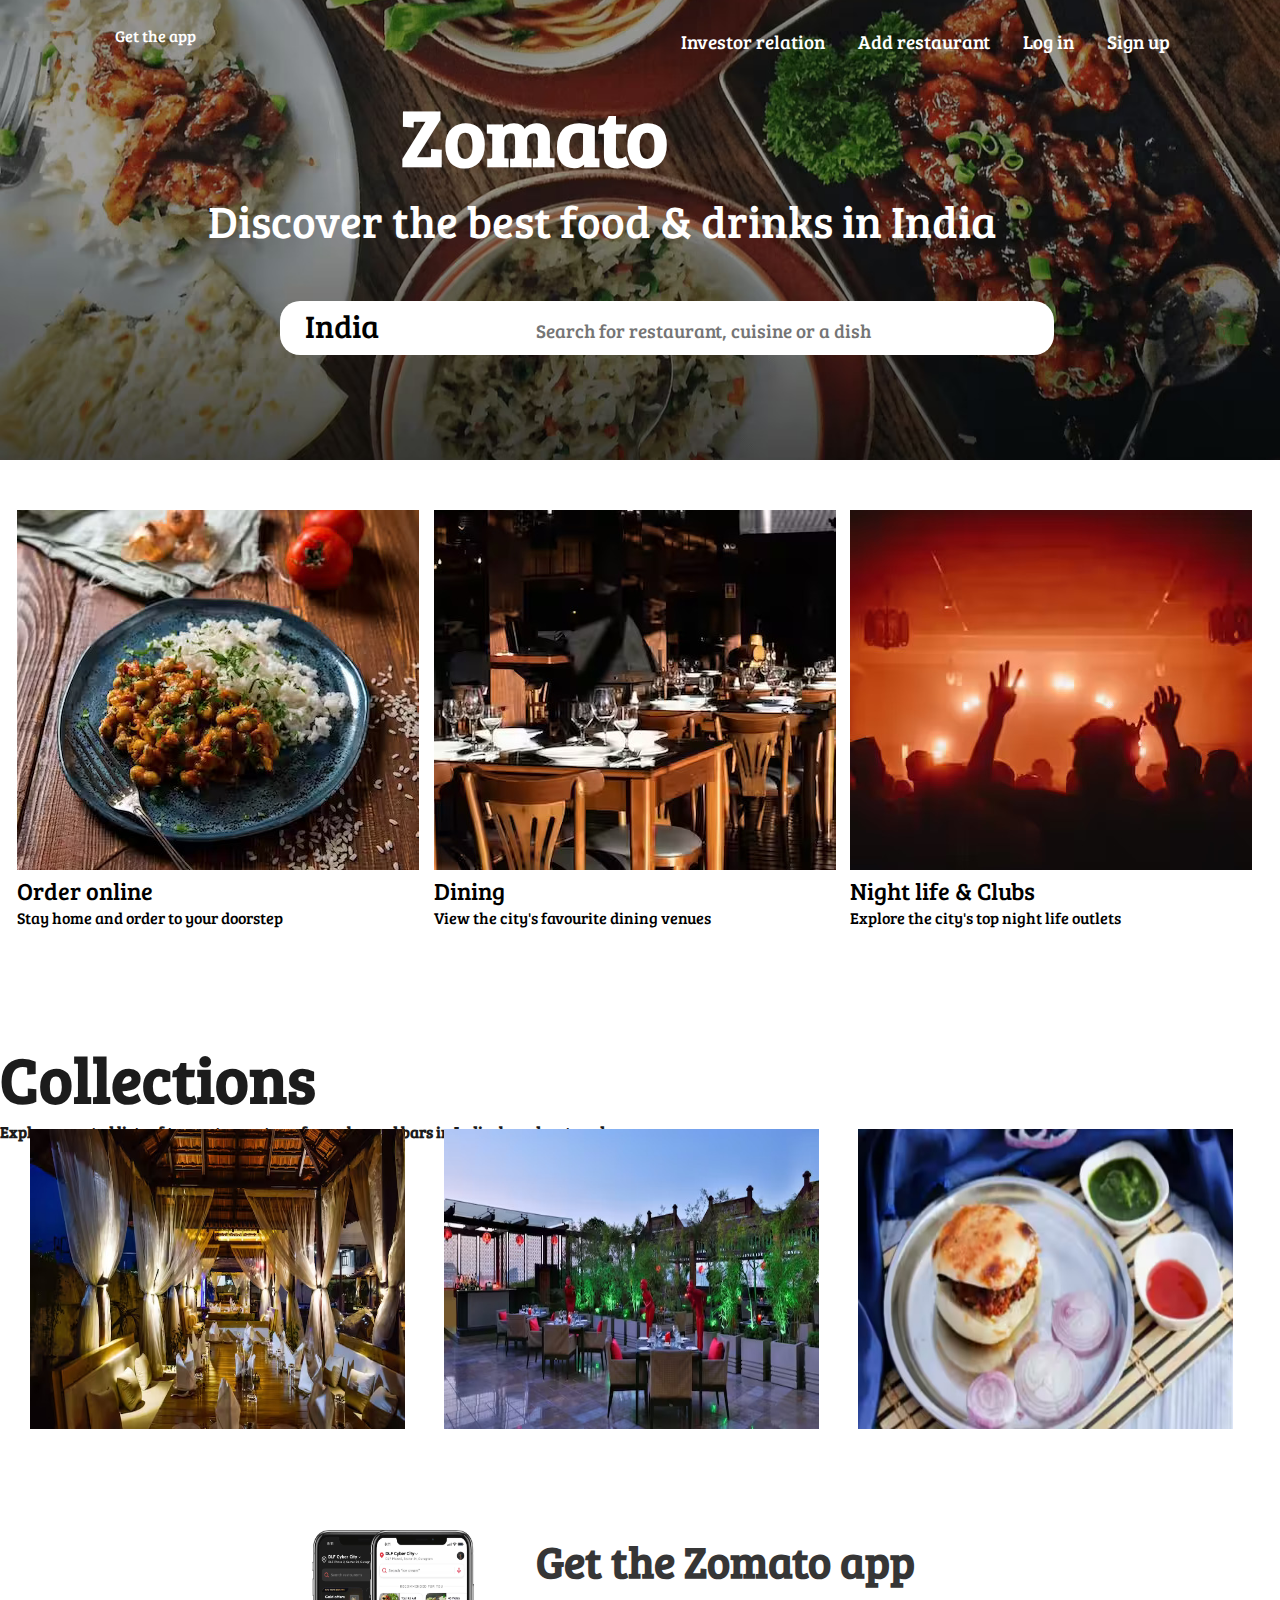
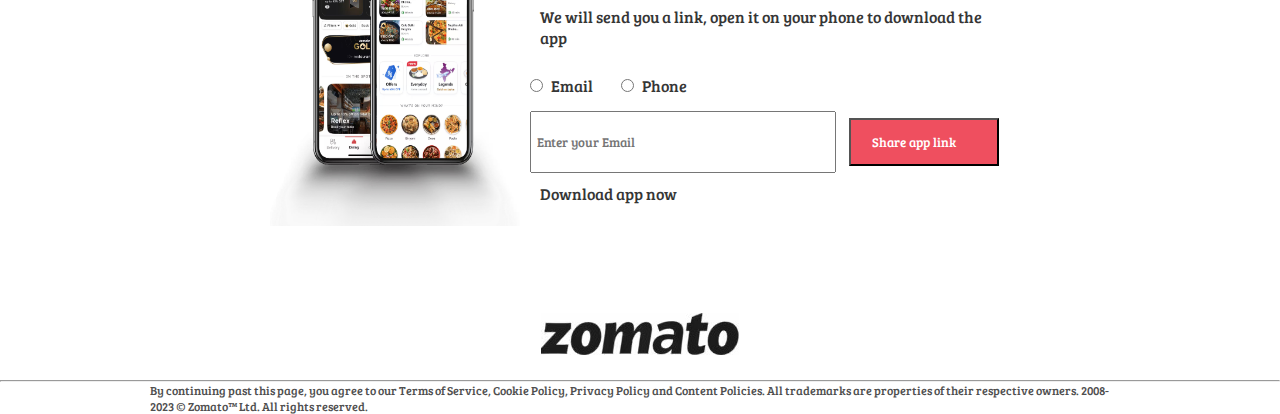
<file: index.html>
<!DOCTYPE html>
<html>
<head>
	<title>Zomato</title>
	<meta charset="utf-8"> <meta name="viewport" content="width=device-width,initial-scale=1">
	<link rel="stylesheet" type="text/css" href="zs.css">
	<link rel="preconnect" href="https://fonts.googleapis.com">
<link rel="preconnect" href="https://fonts.gstatic.com" crossorigin>
<link href="https://fonts.googleapis.com/css2?family=Bree+Serif&display=swap" rel="stylesheet">
<link rel="stylesheet" href="https://cdnjs.cloudflare.com/ajax/libs/font-awesome/6.4.0/css/all.min.css" integrity="sha512-iecdLmaskl7CVkqkXNQ/ZH/XLlvWZOJyj7Yy7tcenmpD1ypASozpmT/E0iPtmFIB46ZmdtAc9eNBvH0H/ZpiBw==" crossorigin="anonymous" referrerpolicy="no-referrer" />
</head>
<body>
    <header>
    	<nav class="navbar">
    		<div class="first"><a class="text" href="Zomato.com">Get the app</a> </div>
    		<div class="sec">
    			<ul>
    				<li class="text">
    					<a class="text" href="">Investor relation</a>
    					<a class="text" href="">Add restaurant</a>
    					<a class="text" href="">Log in</a>
    					<a class="text" href="">Sign up</a>
    				</li>
    			</ul>
    		</div>
    	</nav>
    	<div class="home">
    		<div class="home1"><h1>Zomato</h1></div>
    		<p>Discover the best food & drinks in India</p>
    		<div class="search-bar">
    			<div class="location">
    					<i class="fa-solid fa-location-dot"></i>
    					<p>India</p>
    					<i class="fa-solid fa-caret-down"></i>
    			</div>
    			<div class="mag">
    				<i class="fa-solid fa-magnifying-glass"></i>
    			</div>
    			<div class="ph">
    				<input placeholder="Search for restaurant, cuisine or a dish">
    			</div>
    		</div>
    	</div>
    </header>
    <section>
    	<div class="sec1">
    		<div class="box">
    			<div class="box-cont">
    				<div class="bo">
    					<img src="box1.jpg">
    					<p class="p1">Order online</p>
    					<p class="p2">Stay home and order to your doorstep</p>
    				</div>
    				<div class="bo">
    					<img src="box2.jpg">
    					<p class="p1">Dining</p>
    					<p class="p2">View the city's favourite dining venues</p>
    				</div>
    				<div class="bo">
    					<img src="box3.jpg">
    					<p class="p1">Night life & Clubs</p>
    					<p class="p2">Explore the city's top night life outlets</p>
    				</div>
    			</div>
    		</div>
    	</div>
    </section>
    <section>
    	<div class="pr">
    				<h1>Collections</h1>
    				<h6 class="prt">Explore curated lists of top restaurants, cafes, pubs, and bars in India, based on trends</h6>
    			</div>
    	<div class="sec2">
    		<div class="box-cont">
    			<div class="nbo">
    				<img src="box4.jpg">
    			</div>
    			<div class="nbo">
    				<img src="box5.jpg">
    			</div>
    			<div class="nbo">
    				<img src="box6.jpg">
    			</div>
    		  </div>
    		</div>
    	</div>
    </section>
    <section>
    	<div class="sec3">
    		<div class="all">
    		<div>
    			<img src="app.jpg">
    		</div>
    		<div class="cont">
    			<h1>Get the Zomato app</h1>
    			<p>We will send you a link, open it on your phone to download the app</p>
    			<div>
    				<label>
    					<input type="radio" name="radio">
    					<span>Email</span>
    					<input type="radio" name="radio">
    					<span>Phone</span>
    				</label>
    			</div>
    			<div>
    				<label class="e1">
    					<input type="Email" name="email" placeholder="Enter your Email">
    					<button><span>Share app link</span></button>
    				</label>
    			</div>
    			<p>Download app now</p>
    				
    		</div>
    	</div>
    	</div>
    </section>
    <div class="logo">
    	<img src="logo.jpg">
    </div>
    <hr>
    <p class="copy">By continuing past this page, you agree to our Terms of Service, Cookie Policy, Privacy Policy and Content Policies. All trademarks are properties of their respective owners. 2008-2023 © Zomato™ Ltd. All rights reserved.</p>
</body>
</html>
</file>
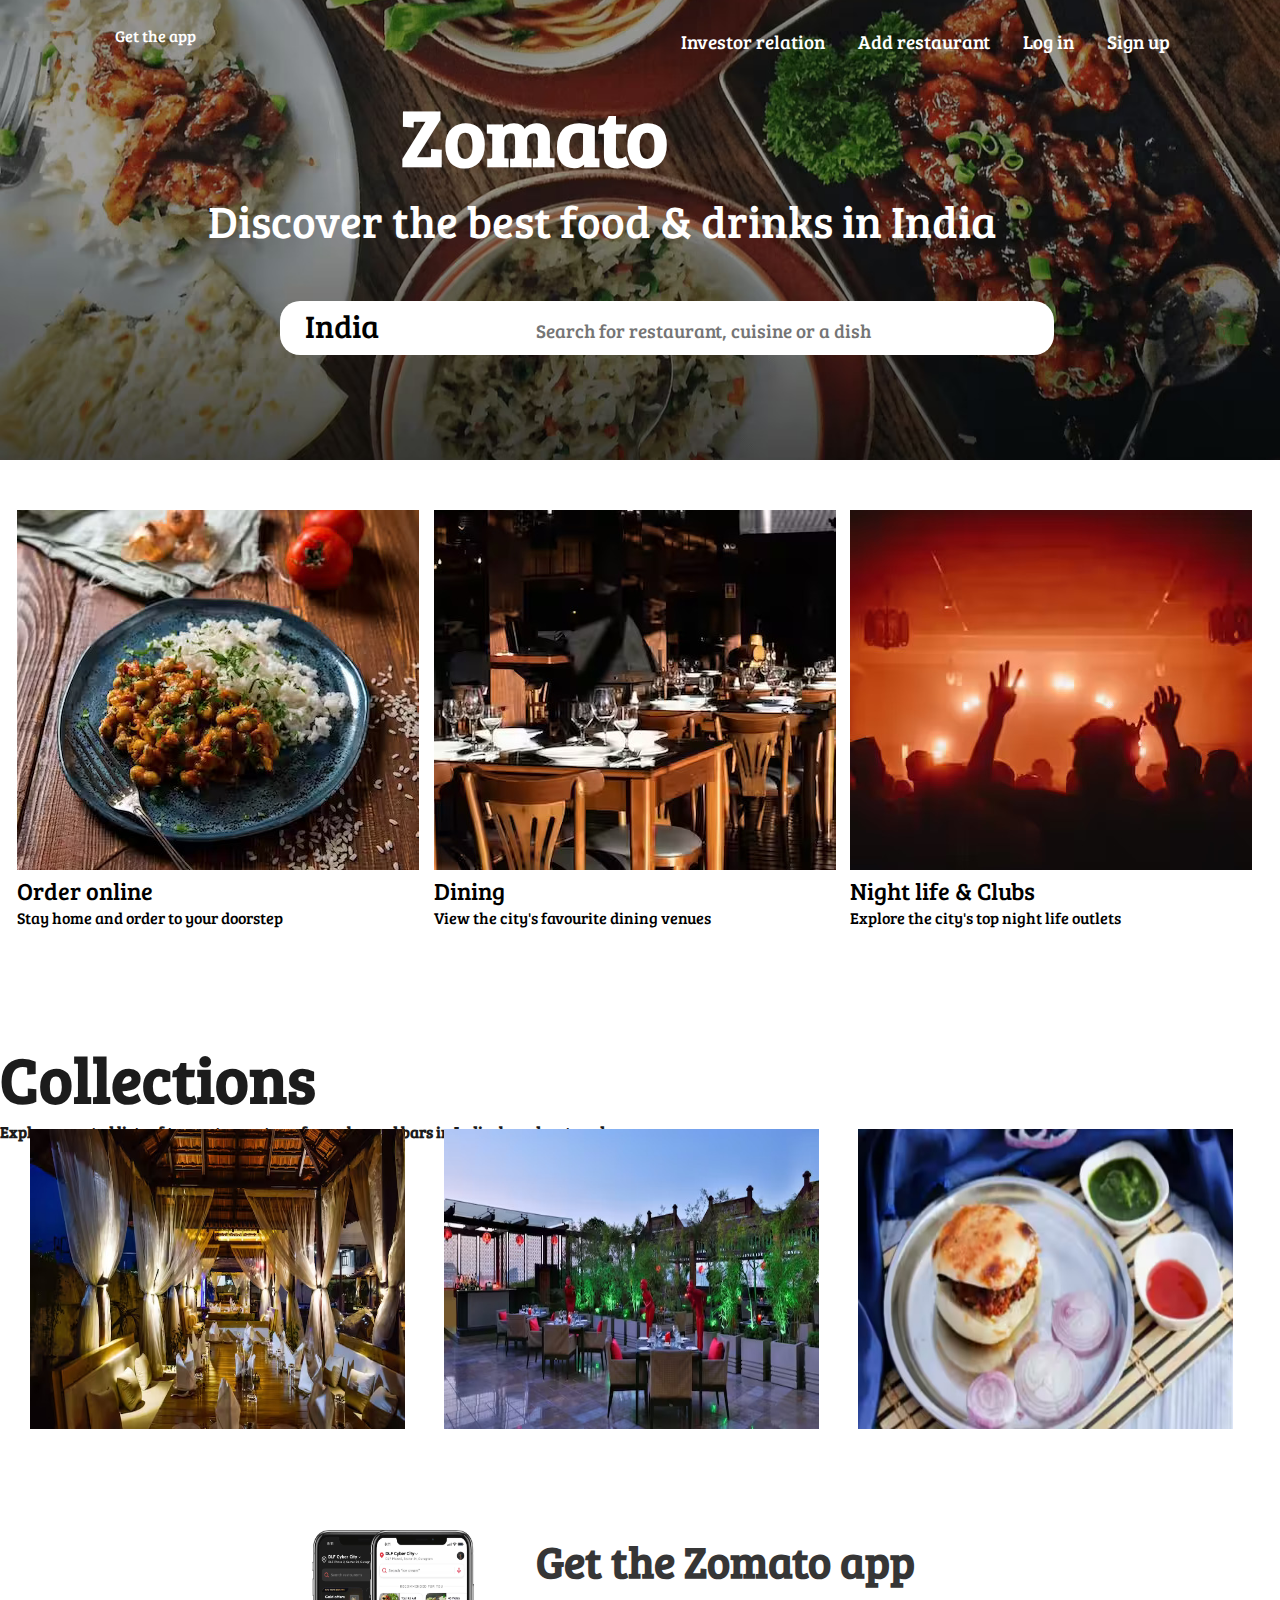
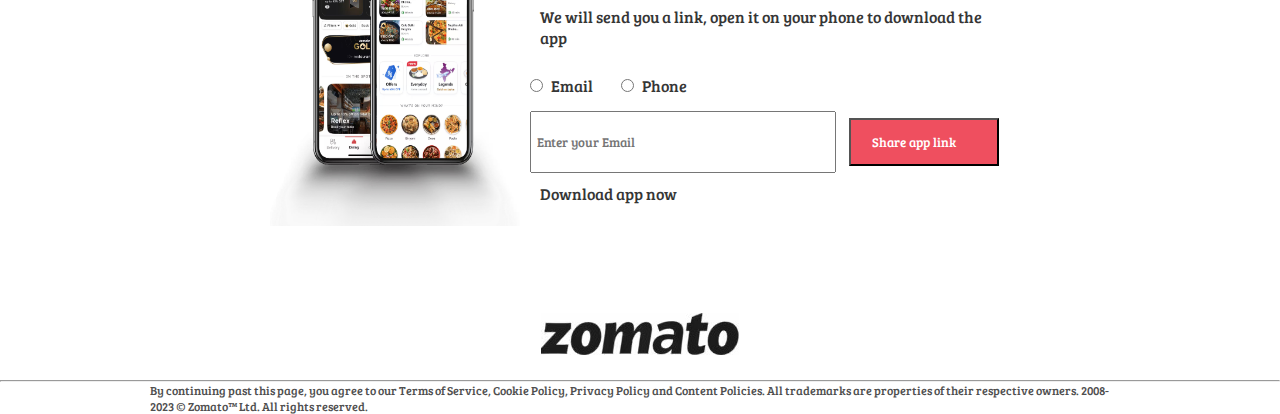
<file: Zomato.html>
<!DOCTYPE html>
<html>
<head>
	<title>Zomato</title>
	<meta charset="utf-8"> <meta name="viewport" content="width=device-width,initial-scale=1">
	<link rel="stylesheet" type="text/css" href="zs.css">
	<link rel="preconnect" href="https://fonts.googleapis.com">
<link rel="preconnect" href="https://fonts.gstatic.com" crossorigin>
<link href="https://fonts.googleapis.com/css2?family=Bree+Serif&display=swap" rel="stylesheet">
<link rel="stylesheet" href="https://cdnjs.cloudflare.com/ajax/libs/font-awesome/6.4.0/css/all.min.css" integrity="sha512-iecdLmaskl7CVkqkXNQ/ZH/XLlvWZOJyj7Yy7tcenmpD1ypASozpmT/E0iPtmFIB46ZmdtAc9eNBvH0H/ZpiBw==" crossorigin="anonymous" referrerpolicy="no-referrer" />
</head>
<body>
    <header>
    	<nav class="navbar">
    		<div class="first"><a class="text" href="Zomato.com">Get the app</a> </div>
    		<div class="sec">
    			<ul>
    				<li class="text">
    					<a class="text" href="">Investor relation</a>
    					<a class="text" href="">Add restaurant</a>
    					<a class="text" href="">Log in</a>
    					<a class="text" href="">Sign up</a>
    				</li>
    			</ul>
    		</div>
    	</nav>
    	<div class="home">
    		<div class="home1"><h1>Zomato</h1></div>
    		<p>Discover the best food & drinks in India</p>
    		<div class="search-bar">
    			<div class="location">
    					<i class="fa-solid fa-location-dot"></i>
    					<p>India</p>
    					<i class="fa-solid fa-caret-down"></i>
    			</div>
    			<div class="mag">
    				<i class="fa-solid fa-magnifying-glass"></i>
    			</div>
    			<div class="ph">
    				<input placeholder="Search for restaurant, cuisine or a dish">
    			</div>
    		</div>
    	</div>
    </header>
    <section>
    	<div class="sec1">
    		<div class="box">
    			<div class="box-cont">
    				<div class="bo">
    					<img src="box1.jpg">
    					<p class="p1">Order online</p>
    					<p class="p2">Stay home and order to your doorstep</p>
    				</div>
    				<div class="bo">
    					<img src="box2.jpg">
    					<p class="p1">Dining</p>
    					<p class="p2">View the city's favourite dining venues</p>
    				</div>
    				<div class="bo">
    					<img src="box3.jpg">
    					<p class="p1">Night life & Clubs</p>
    					<p class="p2">Explore the city's top night life outlets</p>
    				</div>
    			</div>
    		</div>
    	</div>
    </section>
    <section>
    	<div class="pr">
    				<h1>Collections</h1>
    				<h6 class="prt">Explore curated lists of top restaurants, cafes, pubs, and bars in India, based on trends</h6>
    			</div>
    	<div class="sec2">
    		<div class="box-cont">
    			<div class="nbo">
    				<img src="box4.jpg">
    			</div>
    			<div class="nbo">
    				<img src="box5.jpg">
    			</div>
    			<div class="nbo">
    				<img src="box6.jpg">
    			</div>
    		  </div>
    		</div>
    	</div>
    </section>
    <section>
    	<div class="sec3">
    		<div class="all">
    		<div>
    			<img src="app.jpg">
    		</div>
    		<div class="cont">
    			<h1>Get the Zomato app</h1>
    			<p>We will send you a link, open it on your phone to download the app</p>
    			<div>
    				<label>
    					<input type="radio" name="radio">
    					<span>Email</span>
    					<input type="radio" name="radio">
    					<span>Phone</span>
    				</label>
    			</div>
    			<div>
    				<label class="e1">
    					<input type="Email" name="email" placeholder="Enter your Email">
    					<button><span>Share app link</span></button>
    				</label>
    			</div>
    			<p>Download app now</p>
    				
    		</div>
    	</div>
    	</div>
    </section>
    <div class="logo">
    	<img src="logo.jpg">
    </div>
    <hr>
    <p class="copy">By continuing past this page, you agree to our Terms of Service, Cookie Policy, Privacy Policy and Content Policies. All trademarks are properties of their respective owners. 2008-2023 © Zomato™ Ltd. All rights reserved.</p>
</body>
</html>
</file>
<file: zs.css>
*{
	margin: 0px;
	padding: 0px;
	border: border-box;
	font-family: 'Bree Serif', serif;
}
.text{
	font-family: 'Bree Serif', serif;
	text-decoration: none;
	color: white;
	padding: 3px 10px;
	border-radius: 20px;
}

.navbar{
	height: 4.5rem;
	width: 68.75rem;
	color: white;
	display: flex;
	justify-content: center;
	text-align: center;
	position: absolute;
	top: 0px;
	left: 0px;
	margin-left: 100px;
}
.home{
	height: 460px;
	width: 100%;
	background: url('home.jpg') no-repeat center/cover;
	z-index: -1;
	position: absolute;
	top: 0px;
	left: 0px;
	justify-content: center;
	align-items: center;

}


.first{
	margin-top: 25px;
	margin-right: 450px;
}
.sec{
	margin-top: 25px;
}
.sec ul li a{
	padding: 15px;
	color: white;
	font-size: 1.2rem;
}
.sec ul li{
	list-style: none;
}
.sec ul li a:hover{
	color: black;
	background-color: white;
}
.home1{
	height: 60px;
	width: 300px;
	position: absolute;
	top: 0px;
	left: 0px;
	text-align: center;
	justify-content: center;
	font-size: 40px;
	margin-top: 80px;
	margin-left: 30%;
	color: white;
}
.home p{
	color: white;
	text-align: center;
	font-size: 2.8rem;
	justify-content: center;
	margin-top: 190px;
	margin-right: 75px;
}
.search-bar{
	height: 54px;
	width: 774px;
	position: absolute;
	display: flex;
	align-items: center;
	justify-content: center;
	margin-left: 280px;
	margin-top: 50px;
	background-color: #ffffff;
	border-radius: 20px;
}
.location{
	height: 52px;
	width: 240px;
	display: flex;
	align-items: center;
	padding: 10px;
}
.location i{
	color: red;
	size: 1rem;
	margin-right: 15px;
}
.location p{
	font-size: 2rem;
	margin-bottom: 195px;
	padding-right: 20px;
	color: black;
}
.mag{
	height: 54px;
	width: 54.58px;
	display: flex;
	align-items: center;
}
.mag i{
	color: red;
}
.ph{
	height: 52px;
	width: 100%;
}
.ph input{
	font-size: 1.2rem;
	border: none;
	padding-top: 15px;
	width: 90%;
}
.sec1{
	max-height: initial;
	max-width: 110rem;
	position: relative;
	display: flex;
	align-items: center;
	justify-content: center;
	margin-top: 500px;
}
.box{
	margin-bottom: 6rem;
}
.box-cont{
	width: 100%;
	position: relative;
	display: flex;
	flex-wrap: wrap;
}
.bo{
	position: relative;
	width: 100%;
	max-width: 31.3333%;
	padding: 10px;
}
.p1{
   font-size: 1.5rem;
}
.p2{
	font-size: 1rem;
}
.sec2{
 max-height: initial;
 max-width: 110rem;
 position: relative;
 display: flex;
 align-items: center;
 justify-content: center;
}
.pr{
	max-height: 75px;
	color: #1c1c1c;
	font-size: 2rem;
}
.prt{
	font-size: 1rem;
}
.nbo{
	position: relative;
	width: 30%;
	justify-content: space-evenly;
	padding: 10px;
	margin-left: 10px;
}
.nbo img{
	height: 300px;
	padding: 10px;
	width: 375px;
}
.sec3{
	max-height: initial;
 max-width: 110rem;
 position: relative;
 display: flex;
 align-items: center;
 justify-content: center;
}
.all{
	height: 450px;
	width: 740px;
	display: flex;
	align-items: center;
}
.sec3 div img{
	width: 250px;
	height: 300px;
}
.cont{
	color: rgb(54, 54, 54);
	padding: 10px;
}
.cont h1{
	font-size: 44px;
	padding: 6px;
}
.cont p{
	font-size: inherit;
	padding: 7px;
	margin: 3px;
	margin-bottom: 20px;
}
.cont div label span{
	padding: 5px;
	margin-right: 20px;
}
.cont div label input{
	padding: 5px;
}
.e1 input{
   width: 292px;
   height: 48px;
   margin-top: 15px;
}
.e1 button{
	width: 150px;
	height: 48px;
	background-color: #ef4f5f;
	color: white;
	margin-left: 10px;
}
.logo{
	position: relative;
	display: flex;
	align-items: center;
	justify-content: center;
	padding: 10px;
	margin-bottom: 15px;
}
.copy{
	color: #4f4f4f;
	font-size: 0.75rem;
	position: absolute;
	display: flex;
	align-items: center;
	justify-content: center;
	width: 75%;
	margin-left: 150px;
}
</file>
